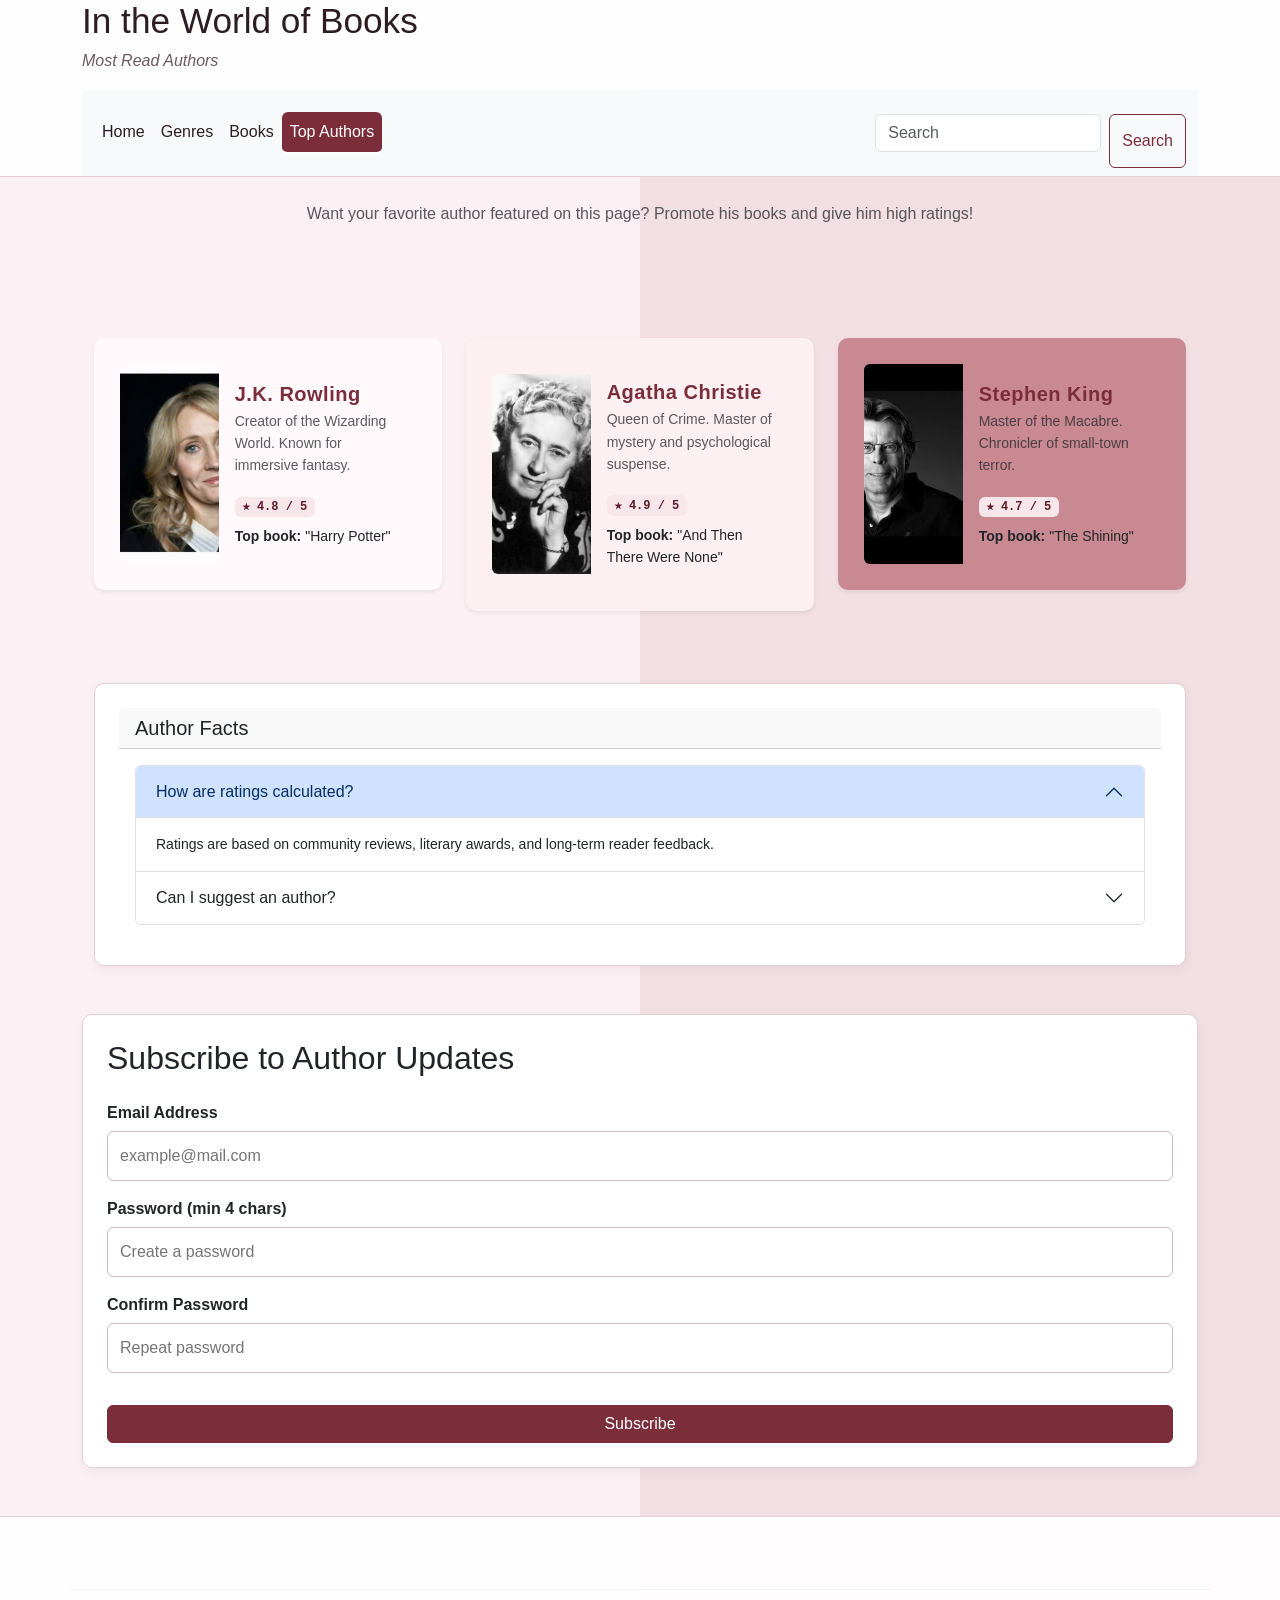
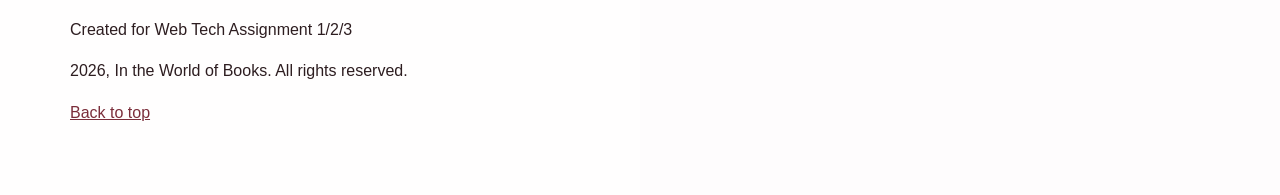
<file: authors.html>
<!DOCTYPE html>
<html lang="en">
<head>
  <meta charset="utf-8">
  <meta name="viewport" content="width=device-width, initial-scale=1.0">
  <title>Authors - In the World of Books</title>
  <link href="https://cdn.jsdelivr.net/npm/bootstrap@5.3.8/dist/css/bootstrap.min.css" rel="stylesheet">
  <link rel="stylesheet" href="style.css">
  <script src="https://cdn.jsdelivr.net/npm/bootstrap@5.3.8/dist/js/bootstrap.bundle.min.js"></script>
  
  <style>
    .author-name {
      letter-spacing: 0.5px;
      color: #7b2d3a;
      font-weight: bold;
    }
    .rating-badge {
      font-family: monospace;
      background: #f7e7eb;
      color: #5e1f29;
    }
  </style>
</head>
<body id="top">

<header class="site-header">
    <div class="container">
      <h1 class="site-title">In the World of Books</h1>
      <p class="site-subtitle"><em>Most Read Authors</em></p>
<nav class="navbar navbar-expand-sm bg-light navbar-light">
  <div class="container-fluid">
    <ul class="navbar-nav">
      <li class="nav-item">
        <a class="nav-link" href="index.html">Home</a>
      </li>
      <li class="nav-item">
        <a class="nav-link" href="genres.html">Genres</a>
      </li>
      <li class="nav-item">
        <a class="nav-link" href="books.html">Books</a>
      </li>
      <li class="nav-item">
        <a class="nav-link active" href="authors.html">Top Authors</a>
      </li>
    </ul>
    <form class="d-flex" role="search">
      <input class="form-control me-2" type="search" placeholder="Search" aria-label="Search"/>
      <button class="btn btn-outline-danger" type="submit">Search</button>
    </form>
  </div>
  </div>
</nav>
</div>
  </header>

  <main class="container">
    
    <section class="py-4 text-center">
      <p class="text-muted">Want your favorite author featured on this page? Promote his books and give him high ratings!</p>
    </section>

    <section class="container my-5">
      <div class="row g-4 justify-content-center">
        <div class="col-md-6 col-lg-4">
          <div class="card h-100 shadow-sm author-card" id="author-rowling">
            <div class="row g-0 align-items-center">
              <div class="col-4">
                <img src="maxresdefault.jpg" class="img-fluid rounded-start" alt="J.K. Rowling" style="object-fit: cover; height: 100%;">
              </div>
              <div class="col-8">
                <div class="card-body">
                  <h5 class="card-title mb-1 author-name">J.K. Rowling</h5>
                  <p class="card-text small text-muted">Creator of the Wizarding World. Known for immersive fantasy.</p>
                  <span class="badge rating-badge">★ 4.8 / 5</span>
                  <p class="card-text small mt-2"><strong>Top book:</strong> "Harry Potter"</p>
                </div>
              </div>
            </div>
          </div>
        </div>

        <div class="col-md-6 col-lg-4">
          <div class="card h-100 shadow-sm author-card" id="author-christie">
            <div class="row g-0 align-items-center">
              <div class="col-4">
                <img src="a297c4a66b313e410c8780db41d5078c.webp" class="img-fluid rounded-start" alt="Agatha Christie" style="object-fit: cover; height: 100%;">
              </div>
              <div class="col-8">
                <div class="card-body">
                  <h5 class="card-title mb-1 author-name">Agatha Christie</h5>
                  <p class="card-text small text-muted">Queen of Crime. Master of mystery and psychological suspense.</p>
                  <span class="badge rating-badge">★ 4.9 / 5</span>
                  <p class="card-text small mt-2"><strong>Top book:</strong> "And Then There Were None"</p>
                </div>
              </div>
            </div>
          </div>
        </div>

        <div class="col-md-6 col-lg-4">
          <div class="card h-100 shadow-sm author-card" id="author-king">
            <div class="row g-0 align-items-center">
              <div class="col-4">
                <img src="hqdefault.jpg" class="img-fluid rounded-start" alt="Stephen King" style="object-fit: cover; height: 100%;">
              </div>
              <div class="col-8">
                <div class="card-body">
                  <h5 class="card-title mb-1 author-name">Stephen King</h5>
                  <p class="card-text small text-muted">Master of the Macabre. Chronicler of small-town terror.</p>
                  <span class="badge rating-badge">★ 4.7 / 5</span>
                  <p class="card-text small mt-2"><strong>Top book:</strong> "The Shining"</p>
                </div>
              </div>
            </div>
          </div>
        </div>

      </div>
    </section>

    <section class="container my-5">
      <div class="card">
        <div class="card-header">
          <h5 class="mb-0">Author Facts</h5>
        </div>
        <div class="card-body">
          <div class="accordion" id="authorFaq">
            <div class="accordion-item">
              <h2 class="accordion-header">
                <button class="accordion-button" type="button" data-bs-toggle="collapse" data-bs-target="#faq1">
                  How are ratings calculated?
                </button>
              </h2>
              <div id="faq1" class="accordion-collapse collapse show" data-bs-parent="#authorFaq">
                <div class="accordion-body small">
                  Ratings are based on community reviews, literary awards, and long-term reader feedback.
                </div>
              </div>
            </div>
            <div class="accordion-item">
              <h2 class="accordion-header">
                <button class="accordion-button collapsed" type="button" data-bs-toggle="collapse" data-bs-target="#faq2">
                  Can I suggest an author?
                </button>
              </h2>
              <div id="faq2" class="accordion-collapse collapse" data-bs-parent="#authorFaq">
                <div class="accordion-body small">
                  Yes! Use the contact form on the Home page or email us directly.
                </div>
              </div>
            </div>
          </div>
        </div>
      </div>
    </section>

  </main>


  
<section class="container my-5">
  <div class="card">
    <h2>Subscribe to Author Updates</h2>
    <form id="author-subscribe-form">
      <label for="sub-email">Email Address</label>
      <input type="email" id="sub-email" placeholder="example@mail.com">
      
      <label for="sub-pass">Password (min 4 chars)</label>
      <input type="password" id="sub-pass" placeholder="Create a password">
      
      <label for="sub-confirm">Confirm Password</label>
      <input type="password" id="sub-confirm" placeholder="Repeat password">
      
      <p id="form-error" style="color: #7b2d3a; font-weight: bold;"></p>
      <button type="submit" class="btn btn-danger w-100">Subscribe</button>
    </form>
  </div>
</section>

<script src="authors.js"></script>




  <footer class="site-footer py-4 mt-5">
    <div class="container footer-box">
      <hr>
      <address>Created for Web Tech Assignment 1/2/3</address>
      <p>2026, In the World of Books. All rights reserved.</p>
      <p><a href="#top">Back to top</a></p>
    </div>
  </footer>

</body>
</html>
</file>
<file: style.css>
:root {
  --bg-left: #fbf0f3;
  --bg-right: #f2dfe4;
  --white: #ffffff;
  --main: #7b2d3a;
  --main-dark: #5e1f29;
  --soft: #c98f9b;
  --text: #2d1d20;
  --muted: #6e5a5e;
  --line: #e4cfd5;
  --radius-sm: 6px;
  --radius-md: 10px;
  --radius-lg: 14px;
  --shadow-soft: 0 4px 12px rgba(45, 29, 32, 0.05);
}

* {
  box-sizing: border-box;
}

html {
  scroll-behavior: smooth;
}

body {
  margin: 0;
  font-family: Arial, Helvetica, sans-serif;
  color: var(--text);
  background: var(--bg-left); 
}

@media (min-width: 992px) {
  body {
    background: linear-gradient(to right, var(--bg-left) 50%, var(--bg-right) 50%);
  }
}

h1, h2, h3 {
  margin-top: 0;
}

p {
  font-size: 1rem;
  line-height: 1.6;
}
.text-left {text-align: left;}
.text-right {text-align: right;}
.text-center {text-align: center;}
.text-justify {
  text-align: justify;
  hyphens: auto;
}

img {
  max-width: 100%;
  display: block;
}

.spacing-example {
  margin: 30px 0;
  padding: 20px;
  border: 1px dashed var(--soft);
}

.site-header {
  background-color: rgba(255, 255, 255, 0.93);
  border-bottom: 1px solid var(--line);
  position: sticky;
  top: 0;
  z-index: 100;
}

.header-box {
  padding: 18px 0;
}

.site-title {
  margin-bottom: 6px;
  font-size: 2.2rem;
  position: static;
}

.site-subtitle {
  color: var(--muted);
  margin-bottom: 16px;
}

.hero-figure img {
  border-radius: var(--radius-md);
  border: 1px solid var(--line);
}

.hero-figure figcaption {
  color: var(--muted);
  margin-top: 10px;
}

.card {
  background-color: var(--white);
  border: 1px solid var(--line);
  border-radius: var(--radius-md);
  padding: 24px;
  margin: 24px 0;
  box-shadow: var(--shadow-soft);
}

.quote-box blockquote {
  margin: 0;
  font-size: 1.1rem;
  color: var(--main-dark);
}

.quote-box footer {
  margin-top: 12px;
  color: var(--muted);
}

.list-box ul, .list-box ol {
  padding-left: 22px;
}

.list-box li {
  margin-bottom: 10px;
  text-align: justify;
  line-height: 1.7;
}

.table-wrap {
  overflow-x: auto;
}

table {
  width: 100%;
  border-collapse: collapse;
}

th, td {
  border: 1px solid var(--line);
  padding: 14px;
  text-align: left;
}

th {
  background-color: #f7e7eb;
  text-align: center;
  font-family: 'Courier New', monospace;
  font-weight: bold;
}

table td {
  text-align: left;
}

form {
  margin-top: 16px;
}

label {
  display: block;
  margin-bottom: 6px;
  font-weight: bold;
}

input, select {
  width: 100%;
  padding: 12px;
  border: 1px solid #d5bcc3;
  border-radius: var(--radius-sm);
  margin-bottom: 16px;
  font-size: 1rem;
}

.genre-grid,
.book-grid {
  margin-top: 10px;
}

.genre-card,
.book-card {
  background-color: var(--white);
  border: 1px solid var(--line);
  border-radius: var(--radius-md);
  overflow: hidden;
  box-shadow: none;
  position: relative;
}

.genre-card img,
.book-card img {
  width: 100%;
  height: 280px;
  object-fit: cover;
  border-bottom: 1px solid var(--line);
}

.genre-info,
.book-info {
  padding: 16px;
  background-color: #fffdfd;
}

.label {
  position: absolute;
  top: 12px;
  right: 12px;
  background-color: rgba(123, 45, 58, 0.92);
  color: white;
  padding: 7px 11px;
  border-radius: var(--radius-sm);
  font-size: 13px;
}

#schedule {
  border-left: 6px solid var(--main);
}

.small-note {
  color: var(--muted);
  font-size: 0.95rem;
}

.footer-box {
  padding: 20px 0 30px;
}

.site-footer {
  background-color: rgba(255, 255, 255, 0.92);
  border-top: 1px solid var(--line);
  margin-top: 32px;
}

.site-footer a {
  color: var(--main);
}

hr {
  border: none;
  height: 1px;
  background-color: var(--line);
  margin: 28px 0;
}

.cover-note {
  font-size: 0.95em;
}

.big-text {
  font-size: 2rem;
}

.section-left {
  text-align: left;
  margin: 20px 0;
  padding: 15px;
}

.section-right {
  text-align: right;
  margin: 20px 0;
  padding: 15px;
}

.section-center {
  text-align: center;
  margin: 20px 0;
  padding: 15px;
}

.section-justify {
  text-align: justify;
  line-height: 1.8; 
  margin: 20px 0;
  padding: 15px;
}
 
.media-note {
  width: 80%;
}
.profile-card {
  background-color: var(--white);
  border: 1px solid var(--line);
  border-radius: var(--radius-md);
  padding: 24px;
  text-align: center;
  box-shadow: var(--shadow-soft);
  transition: transform 0.3s ease, box-shadow 0.3s ease, border-color 0.3s ease;
}


.profile-card .card-img {
  object-fit: cover;
  margin-bottom: 12px;
  border: 2px solid var(--line);
  transition: transform 0.2s ease, border-color 0.2s ease;
}

.profile-card .card-name {
  margin: 8px 0 6px;
  font-size: 1.15rem;
  color: var(--main);
}

.profile-card .card-desc {
  font-size: 0.92rem;
  color: var(--muted);
  line-height: 1.55;
  margin-bottom: 12px;
}

.best-book {
  display: inline-block;
  background: #f7e7eb;
  color: var(--main-dark);
  padding: 5px 12px;
  border-radius: 20px;
  font-size: 0.85rem;
  font-weight: bold;
  font-family: monospace; 
}


#creator-one {
  border-top: 3px solid var(--soft);
  padding-top: 28px; 
}

#creator-two {
  border-top: 3px solid var(--main);
  padding-top: 28px;
}

#author-rowling {
  border-left: 4px solid var(--main);
  background-color: #fff9fb;
}

#author-christie {
  border-left: 4px solid var(--main-dark);
  background-color: #fdf0f2;
}

#author-king {
  border-left: 4px solid var(--main-dark);
  background-color: #c98993;
}

.profile-card:hover {
  transform: translateY(-8px);
  box-shadow: 0 14px 28px rgba(123, 45, 58, 0.18);
  border-color: var(--main);
}

.profile-card:hover .card-img {
  transform: scale(1.08);
  border-color: var(--main);
}


.authors-grid, .creators-grid {
  margin-top: 16px;
}
  
  blockquote {
  font-family: Georgia, "Times New Roman", serif;
  font-style: italic;
  color: var(--main-dark);
  border-left: 3px solid var(--soft);
  padding-left: 15px;
  margin: 20px 0;
}

:root {
  --bs-danger: #7b2d3a;
  --bs-primary-rgb: 123, 45, 58;
  --bs-link-color: #7b2d3a;
  --bs-link-hover-color: #5e1f29;
}

.btn-outline-danger {
  color: var(--main) !important;
  border-color: var(--main) !important;
}

.btn-outline-danger:hover {
  background-color: var(--main) !important;
  border-color: var(--main) !important;
  color: white !important;
}

.btn-danger {
  background-color: var(--main) !important;
  border-color: var(--main) !important;
}

.navbar .nav-link {
  color: var(--text);
  border-radius: var(--radius-sm);
  transition: all 0.2s;
}
.navbar .nav-link:hover,
.navbar .nav-link.active {
  background-color: var(--main);
  color: white;
}

.card:hover {
  box-shadow: 0 8px 24px rgba(123, 45, 58, 0.15);
  transition: transform 0.2s ease;
}

.badge.bg-danger {
  background-color: var(--main) !important; 
}

.author-card img, 
.card img.img-fluid.rounded-start {
  width: 100% !important;
  height: 200px !important; 
  object-fit: cover !important;
  transition: transform 0.3s ease;
}

.author-card, 
.card.h-100 {
  overflow: hidden;
  height: auto !important;
}

.author-card:hover img, 
.card:hover img.img-fluid.rounded-start {
  transform: scale(1.05);
}

.author-card:hover, 
.card:hover {
  border-color: var(--main) !important;
}




.navbar-nav .nav-link:hover {
  transform: scale(1.1); 
  color: #fff !important;
  text-decoration: none;
}

.navbar-nav .nav-link.active {
  border-bottom: 2px solid white;
}

.card img {
    width: 100% !important;
    height: 250px !important; 
    object-fit: cover !important;
    transition: transform 0.3s ease !important;
    }

.card.h-100 {
    overflow: hidden; 
    height: auto !important;
    transition: border-color 0.3s ease, box-shadow 0.3s ease;
    border: 2px solid transparent !important; 
    
}

.card:hover img {
    transform: scale(1.1);
}

.card:hover {
    border-color: var(--main) !important; 
    box-shadow: 0 10px 20px rgba(0,0,0,0.1) !important;
}
</file>
